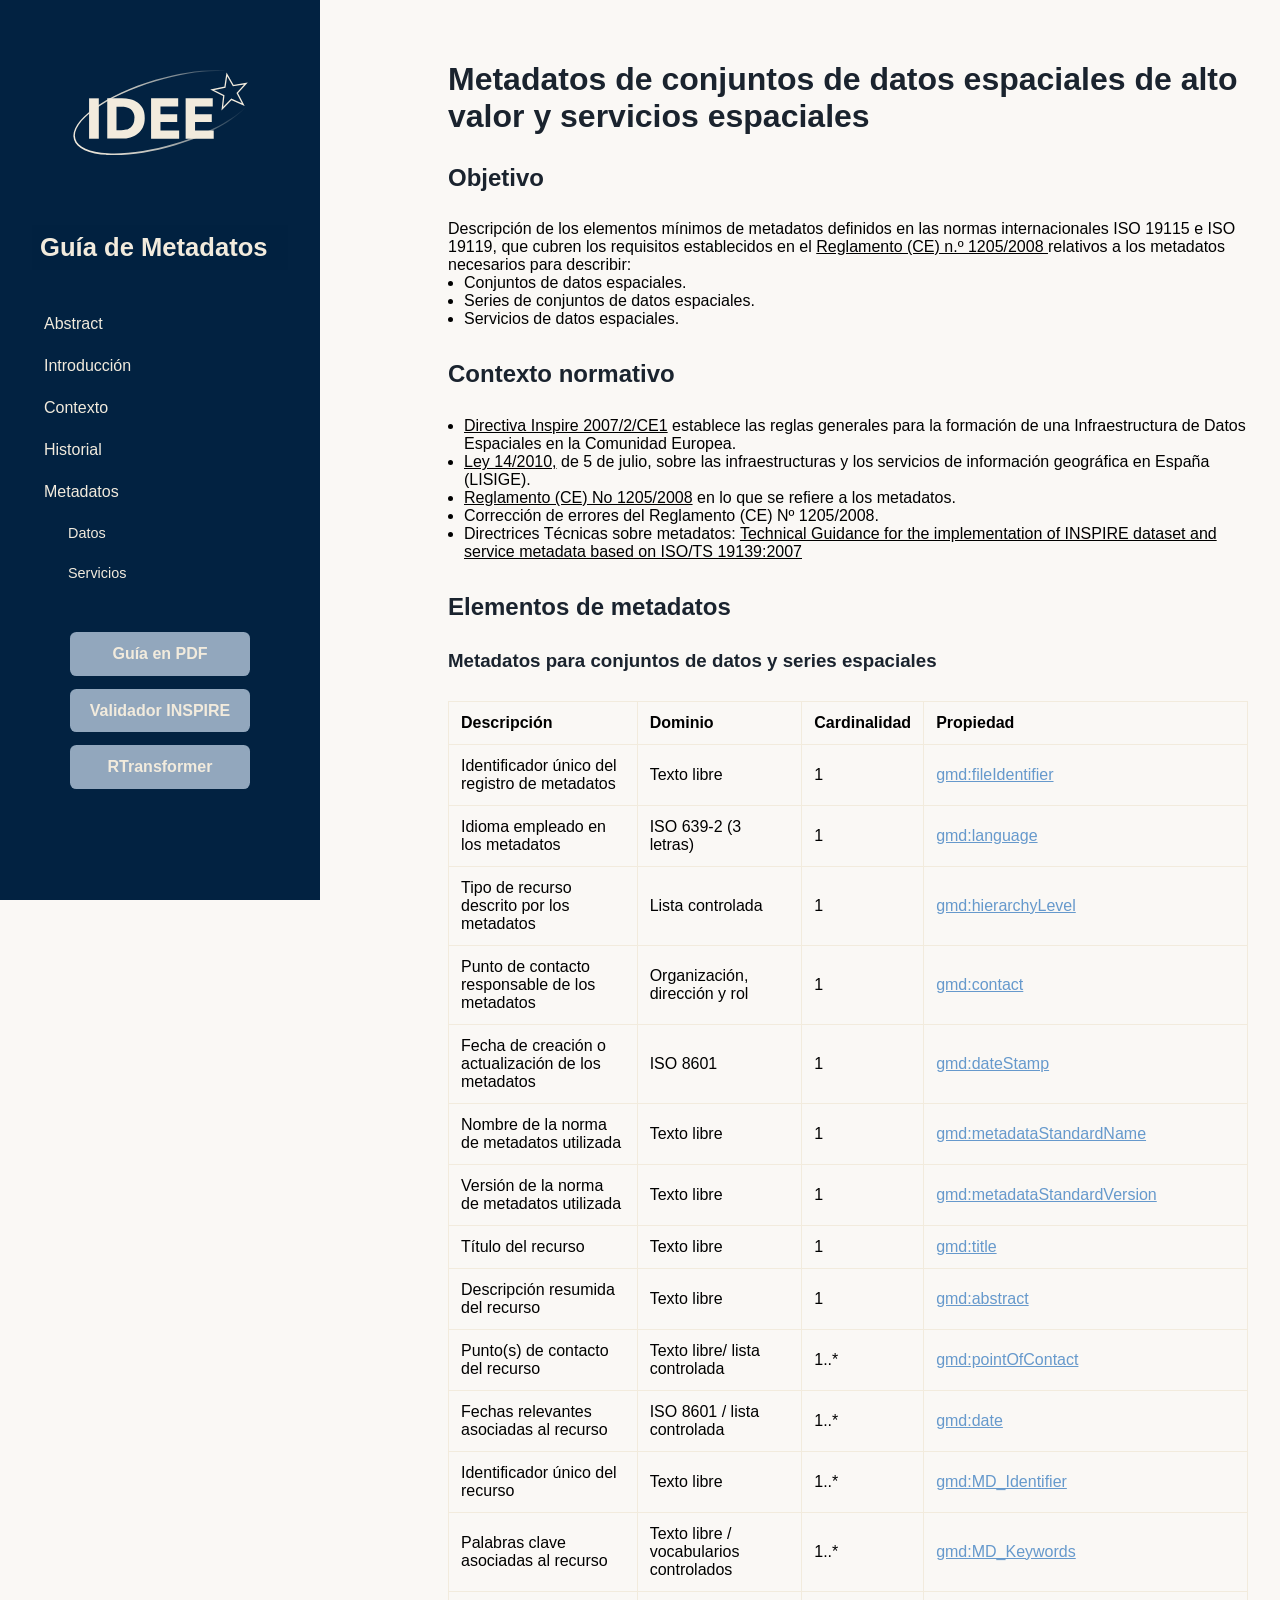
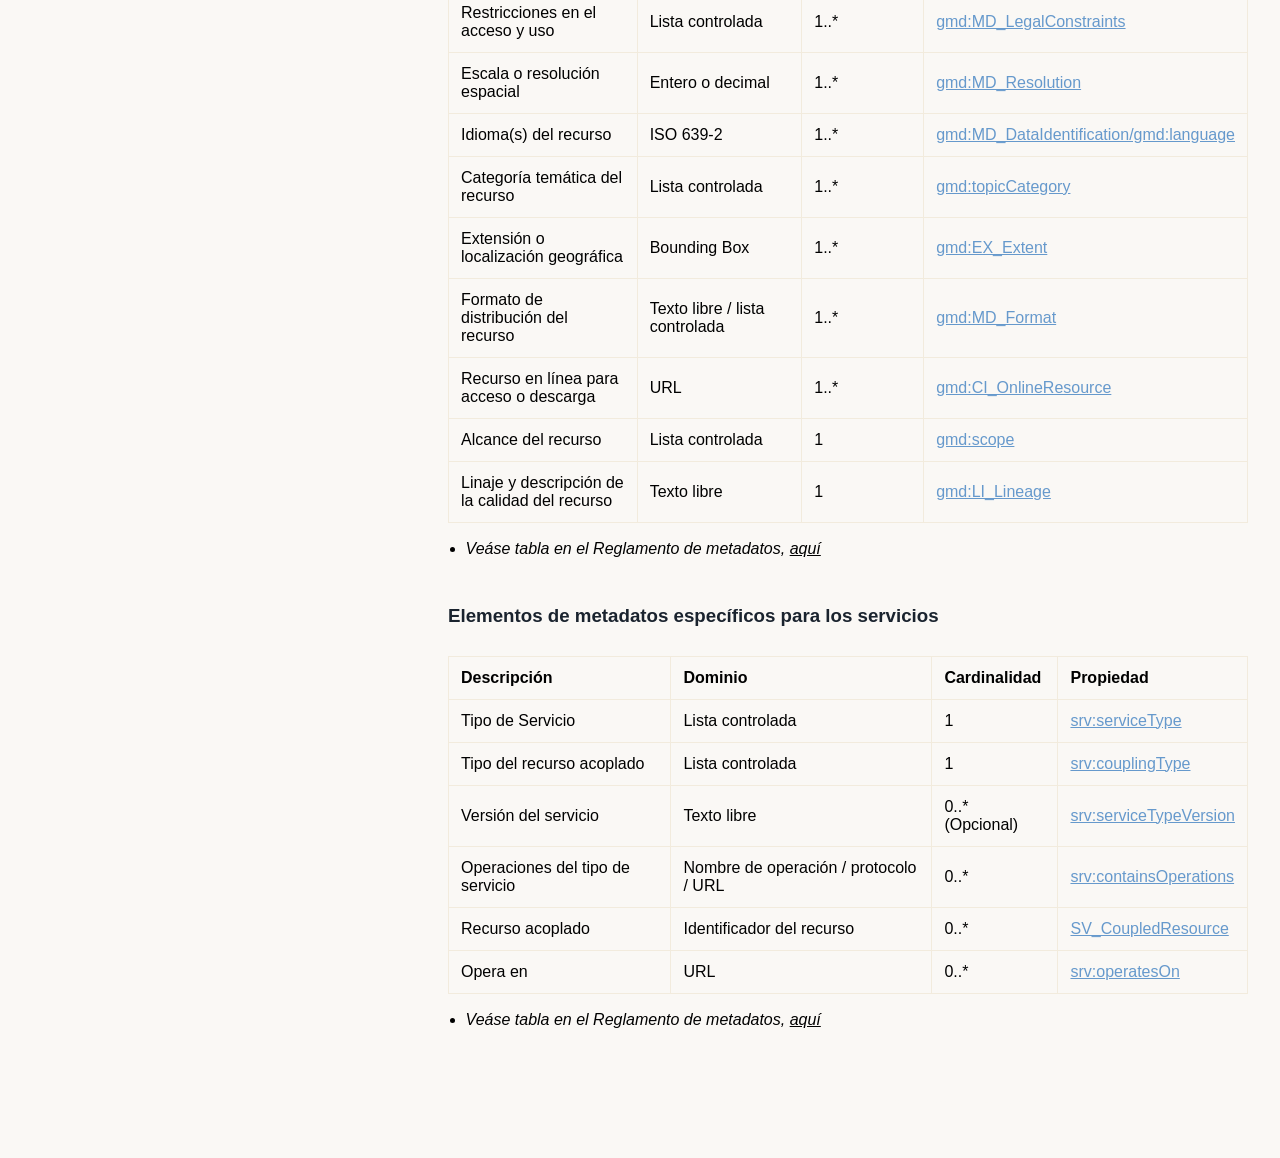
<file: index.html>
<!DOCTYPE html>
<html lang="es">
<head>
  <meta charset="UTF-8" />
  <meta name="viewport" content="width=device-width, initial-scale=1.0"/>
  <title>Guía de Metadatos</title>
  <link rel="stylesheet" href="css/styleMDGuia.css">
</head>
<body>

<aside>
  <div class="logo-container">
  	<img src="img/IDEE_logo.svg" alt="IDEE" class="logo-lateral">
  </div>
  <h2 class="MenuTlt">Guía de Metadatos</h2>
  <nav>
	<ul>
		<li><a href="#abstract">Abstract</a></li>
		<li><a href="#introduccion">Introducción</a></li>
		<li><a href="#contexto">Contexto</a></li>
		<li><a href="#historial">Historial</a></li>
		<li><a href="#metadatos">Metadatos</a>
			<ul>
				<li><a href="#DSSRV">Datos</a></li>
				<li><a href="#SRV">Servicios</a></li>
			</ul>
		</li>
	</ul>
  </nav>
  <div class="menu-buttons">
		<a class="menu-btn" href="doc/Guia_MD.pdf" target="_blank" rel="noopener noreferrer">Guía en PDF</a>
		<a class="menu-btn" href=http://validador.idee.es target="_blank" rel="noopener noreferrer">Validador INSPIRE</a>
		<a class="menu-btn" href=https://iso2geodcat.idee.es/rtransformer target="_blank" rel="noopener noreferrer">RTransformer</a>
  </div>
</aside>

<main>
  <h1>Metadatos de conjuntos de datos espaciales de alto valor y servicios espaciales</h1>

  <section id="abstract">
    <h2>Objetivo</h2>  
	<p>
	Descripción de los elementos mínimos de metadatos definidos en las normas internacionales ISO 19115 e ISO 19119, que cubren los requisitos establecidos en el
	<a href="https://eur-lex.europa.eu/LexUriServ/LexUriServ.do?uri=OJ:L:2008:326:0012:0030:ES:PDF" target="_blank">
		Reglamento (CE) n.º 1205/2008
	</a>
	relativos a los metadatos necesarios para describir:
	</p>
	
	<ul>
		<li>Conjuntos de datos espaciales.</li>
		<li>Series de conjuntos de datos espaciales.</li>
		<li>Servicios de datos espaciales.</li>
	</ul>
	
  </section>

  <section id="contexto">
    <h2>Contexto normativo</h2>
	<ul>
	  <li><a href="https://www.boe.es/doue/2007/108/L00001-00014.pdf" target="_blank">Directiva Inspire 2007/2/CE1</a> establece las reglas generales para la formación de una Infraestructura de Datos Espaciales en la Comunidad Europea.</li>
	  <li><a href="https://www.boe.es/eli/es/l/2010/07/05/14/dof/spa/pdf" target="_blank">Ley 14/2010,</a> de 5 de julio, sobre las infraestructuras y los servicios de información geográfica en España (LISIGE).</li>
	  <li><a href="https://eur-lex.europa.eu/LexUriServ/LexUriServ.do?uri=OJ:L:2008:326:0012:0030:ES:PDF" target="_blank">Reglamento (CE) No 1205/2008</a> en lo que se refiere a los metadatos.</li>
	  <li>Corrección de errores del Reglamento (CE) Nº 1205/2008.</li>
	  <li>Directrices Técnicas sobre metadatos: <a href="https://knowledge-base.inspire.ec.europa.eu/publications/technical-guidance-implementation-inspire-dataset-and-service-metadata-based-isots-191392007_en" target="_blank">Technical Guidance for the implementation of INSPIRE dataset and service metadata based on ISO/TS 19139:2007</a></li>
	</ul>
  </section>

  <section id="metadatos">
    <h2>Elementos de metadatos</h2>

    <h3 id="DSSRV">Metadatos para conjuntos de datos y series espaciales</h3>
    <table>
      <thead>
        <tr>
          <th>Descripción</th>
          <th>Dominio</th>
          <th>Cardinalidad</th>
          <th>Propiedad</th>
        </tr>
      </thead>
      <tbody>
	    <tr>
          <td>Identificador único del registro de metadatos</td>
          <td>Texto libre</td>
          <td>1</td>
		  <td><a class="prop-link" onclick="openModal('modalIdMD')">gmd:fileIdentifier</a></td>
        </tr>

		<tr>
          <td>Idioma empleado en los metadatos</td>
          <td>ISO 639-2 (3 letras)</td>
          <td>1</td>
		  <td><a class="prop-link" onclick="openModal('modalLangMD')">gmd:language</a></td>
          
        </tr>

		<tr>
		  <td>Tipo de recurso descrito por los metadatos</td>
          <td>Lista controlada</td>
          <td>1</td>
		  <td><a class="prop-link" onclick="openModal('modalHierarchy')">gmd:hierarchyLevel</a></td>
        </tr>

		<tr>
          <td>Punto de contacto responsable de los metadatos</td>
          <td>
			  <p>Organización, dirección y rol</p>
		  </td>
          <td>1</td>
		  <td><a class="prop-link" onclick="openModal('modalcontact')">gmd:contact</a></td>
        </tr>

		<tr>
		  <td>Fecha de creación o actualización de los metadatos</td>
          <td>ISO 8601</td>
          <td>1</td>
		  <td><a class="prop-link" onclick="openModal('modalFechaMD')">gmd:dateStamp</a></td>
        </tr>

		<tr>
          <td>Nombre de la norma de metadatos utilizada</td>
          <td>Texto libre</td>
          <td>1</td>
		  <td><a class="prop-link" onclick="openModal('modalNormaMD')">gmd:metadataStandardName</a></td>
        </tr>

		<tr>
          <td>Versión de la norma de metadatos utilizada</td>
          <td>Texto libre</td>
          <td>1</td>
		  <td><a class="prop-link" onclick="openModal('modalVersionMD')">gmd:metadataStandardVersion</a></td>
        </tr>

        <tr>
          <td>Título del recurso</td>
          <td>Texto libre</td>
          <td>1</td>
		  <td><a class="prop-link" onclick="openModal('modalTitle')">gmd:title</a></td>
        </tr>

        <tr>
          <td>Descripción resumida del recurso</td>
          <td>Texto libre</td>
          <td>1</td>
		  <td><a class="prop-link" onclick="openModal('modalDescription')">gmd:abstract</a></td>
        </tr>

		<tr>
          <td>Punto(s) de contacto del recurso</td>
          <td>Texto libre/ lista controlada</td>
          <td>1..*</td>
		  <td><a class="prop-link" onclick="openModal('modalpointOfContact')">gmd:pointOfContact</a></td>
        </tr>

		<tr>
          <td>Fechas relevantes asociadas al recurso</td>
          <td>ISO 8601 / lista controlada</td>
          <td>1..*</td>
		  <td><a class="prop-link" onclick="openModal('modalDate')">gmd:date</a></td>
        </tr>

		<tr>
          <td>Identificador único del recurso</td>
          <td>Texto libre</td>
          <td>1..*</td>
		  <td><a class="prop-link" onclick="openModal('modalID')">gmd:MD_Identifier</a></td>
        </tr>

		<tr>
          <td>Palabras clave asociadas al recurso</td>
          <td>Texto libre / vocabularios controlados</td>
          <td>1..*</td>
		  <td><a class="prop-link" onclick="openModal('modalkeyword')">gmd:MD_Keywords</a></td>
        </tr>

		<tr>
          <td>Restricciones en el acceso y uso</td>
          <td>Lista controlada</td>
          <td>1..*</td>
		  <td><a class="prop-link" onclick="openModal('modalRestrictions')">gmd:MD_LegalConstraints</a></td>
        </tr>

		<tr>
          <td>Escala o resolución espacial</td>
          <td>Entero o decimal</td>
          <td>1..*</td>
		  <td><a class="prop-link" onclick="openModal('modalResolution')">gmd:MD_Resolution</a></td>
        </tr>

		<tr>
          <td>Idioma(s) del recurso</td>
          <td>ISO 639-2</td>
          <td>1..*</td>
		  <td><a class="prop-link" onclick="openModal('modalLangData')">gmd:MD_DataIdentification/gmd:language</a></td>
        </tr>

		<tr>
		  <td>Categoría temática del recurso</td>
          <td>Lista controlada</td>
          <td>1..*</td>
          <td><a class="prop-link" onclick="openModal('modalTopic')">gmd:topicCategory</a></td>
        </tr>

		<tr>
          <td>Extensión o localización geográfica</td>
          <td>Bounding Box</td>
          <td>1..*</td>
		  <td><a class="prop-link" onclick="openModal('modalextent')">gmd:EX_Extent</a></td>
        </tr>

		<tr>
          <td>Formato de distribución del recurso</td>
		  <td>Texto libre / lista controlada</td>
          <td>1..*</td>
		  <td><a class="prop-link" onclick="openModal('modalFormat')">gmd:MD_Format</a></td>
        </tr>
		
		<tr>
		  <td>Recurso en línea para acceso o descarga</td>
          <td>URL</td>
          <td>1..*</td>
		  <td><a class="prop-link" onclick="openModal('modalonLine')">gmd:CI_OnlineResource</a></td>
        </tr>

		<tr>
		  <td>Alcance del recurso</td>
          <td>Lista controlada</td>
          <td>1</td>
          <td><a class="prop-link" onclick="openModal('modalscope')">gmd:scope</a></td>
        </tr>
		
		<tr>
          <td>Linaje y descripción de la calidad del recurso</td>
          <td>Texto libre</td>
          <td>1</td>
		  <td><a class="prop-link" onclick="openModal('modallinaje')">gmd:LI_Lineage</a></td>
        </tr>

      </tbody>
    </table>
	<ul class="MDtable">
	  <li><em>Veáse tabla en el Reglamento de metadatos, <a href="https://eur-lex.europa.eu/LexUriServ/LexUriServ.do?uri=OJ:L:2008:326:0012:0030:ES:PDF#page=8" target="_blank">aquí</a></em></li>
	</ul>
    
	<h3 id="SRV">Elementos de metadatos específicos para los servicios</h3>
    <table>
      <thead>
        <tr>
          <th>Descripción</th>
          <th>Dominio</th>
          <th>Cardinalidad</th>
		  <th>Propiedad</th>
        </tr>
      </thead>
      <tbody>
        <tr>
		  <td>Tipo de Servicio</td>
          <td>Lista controlada</td>
          <td>1</td>
          <td><a class="prop-link" onclick="openModal('modalServiceType')">srv:serviceType</a></td>
        </tr>

		<tr>
		  <td>Tipo del recurso acoplado</td>
          <td>Lista controlada</td>
          <td>1</td>
		  <td><a class="prop-link" onclick="openModal('modalCouplingType')">srv:couplingType</a></td>
        </tr>

		<tr>
          <td>Versión del servicio</td>
          <td>Texto libre</td>
          <td>0..* (Opcional)</td>
		  <td><a class="prop-link" onclick="openModal('modalServiceVersion')">srv:serviceTypeVersion</a></td>
        </tr>

		<tr>
          <td>Operaciones del tipo de servicio</td>
		  <td>Nombre de operación / protocolo / URL</td>
          <td>0..*</td>
		  <td><a class="prop-link" onclick="openModal('modalOperations')">srv:containsOperations</a></td>
        </tr>

        <tr>
          <td>Recurso acoplado</td>
          <td>Identificador del recurso</td>
          <td>0..*</td>
		  <td><a class="prop-link" onclick="openModal('modalCoupling')">SV_CoupledResource</a></td>
        </tr>

		<tr>
          <td>Opera en</td>
          <td>URL</td>
          <td>0..*</td>
		  <td><a class="prop-link" onclick="openModal('modalOperaOn')">srv:operatesOn</a></td>
        </tr>

      </tbody>
    </table>
	<ul class="MDtable">
	  <li><em>Veáse tabla en el Reglamento de metadatos, <a href="https://eur-lex.europa.eu/LexUriServ/LexUriServ.do?uri=OJ:L:2008:326:0012:0030:ES:PDF#page=9" target="_blank">aquí</em></a></li>
	</ul>
  </section>

  <footer>
    <p>CC-BY 4.0 2025 O.A. Centro Nacional de Información Geográfica</p>
  </footer>
</main>

<!-- Modales -->

<div id="modalIdMD" class="modal">
  <div class="modal-content">
    <span class="close" onclick="closeModal('modalIdMD')">&times;</span>
    <h2>Identificador del fichero de metadatos</h2>
	<p><strong>Ruta: </strong>gmd:MD_Metadata/gmd:fileIdentifier</p>
    <p><strong>Descripción: </strong>Identificador único del fichero de metadatos.
		<tr>
			<td>Es un texto libre.</td>
			<td>La unicidad puede completarse:
				<p>Utilizando el Identificador Único Universal (UUID) que se presenta en 5 grupos separados por guiones, en la forma 8-4-4-4-12 para un total de 36 caracteres (32 caracteres hexadecimales y 4 guiones), xxxxxxxx-xxxx-Mxxx-Nxxx-xxxxxxxx. e.g: 123e4567-e89b-12d3-a456-426655440000.</p>
				<p>GeoNetwork asigna por defecto un UUID al elemento fileIdentifier.</p>
				<p>En el caso de crear los metadatos con otra herramienta o de forma manual se incluye los identificadores de los ficheros manualmente y suele seguir el siguiente criterio: country_producer_product_theme</p>
			</td>
			<td>Nota: No usar el identificador para describir el recurso, no es necesario incluir fechas.</td>
		</tr>
	</p>
    <p><strong>Ejemplo:</strong>
		<pre><code class="ejemplos">
&lt;gmd:fileIdentifier&gt;
	&lt;gco:CharacterString>spaignLLM&lt;/gco:CharacterString&gt;
&lt;gmd:fileIdentifier&gt;
		</code></pre>
	</p>
  </div>
</div>

<div id="modalLangMD" class="modal">
  <div class="modal-content">
    <span class="close" onclick="closeModal('modalLangMD')">&times;</span>
    <h2>gmd:language</h2>
	<p><strong>Ruta: </strong>gmd:MD_Metadata/gmd:language</p>
    <p><strong>Descripción: Idioma del fichero de metadatos.</strong>
		<tr>
			<p>Lista controlada de la ISO 639.</p>
			<p>Un fichero de metadatos no puede soportar más de un elemento de idioma de los metadatos, para la declaración de otros idiomas de metadatos se utiliza <i>locale</i>.
			</p>
		</tr>
	</p>
    <p><strong>Ejemplo:</strong>«español» se seleccionaría «spa»</p>
	<div class="modal-example">
			<pre><code class="ejemplos">
&lt;gmd:language&gt;
	&lt;gmd:LanguageCode codeList="http://www.loc.gov/standards/iso639-2/" codeListValue="spa">Español&lt;/gmd:LanguageCode&gt;
&lt;/gmd:language&gt;
			</code></pre>
	</div>
  </div>
</div>
<div id="modalUTF" class="modal">
  <div class="modal-content">
    <span class="close" onclick="closeModal('modalUTF')">&times;</span>
    <h2>gmd:characterSet</h2>
	<p><strong>Ruta: </strong>gmd:MD_metadata/gmd:identificationInfo/gmd:MD_DataIdentification/gmd:characterSet</p>
    <p><strong>Descripción: Codificación de caracteres utilizada en el conjunto de datos.</strong>
		<tr>
			<p>Lista controlada de la ISO 639.</p>
			<p>Obligatorio si se utiliza una codificación no basada en UTF-8.
			</p>
			<p>Se selecciona un valor de la siguiente lista: https://standards.iso.org/iso/19139/resources/gmxCodelists.xml#MD_CharacterSetCode</p>
		</tr>
	</p>
    <p><strong>Ejemplo:</strong>
		<pre><code class="ejemplos">
&lt;gmd:characterSet&gt;
	&lt;gmd:MD_CharacterSetCode codeList="https://standards.iso.org/iso/19139/resources/gmxCodelists.xml#MD_CharacterSetCode" codeListValue="utf8"/&gt;
&lt;/gmd:characterSet&gt;
		</code></pre>
	</p>
  </div>
</div>
<div id="modalHierarchy" class="modal">
  <div class="modal-content">
    <span class="close" onclick="closeModal('modalHierarchy')">&times;</span>
    <h2>gmd:hierarchyLevel</h2>
	<p><strong>Ruta: </strong>gmd:MD_Metadata/gmd:hierarchyLevel</p>
    <p><strong>Descripción: Tipo de recurso</strong>
		<tr>
			<p>Lista controlada https://standards.iso.org/iso/19115/resources/Codelists/cat/codelists.xml#MD_ScopeCode</p>
			<p>Nota: se revisa el valor de la lista controlada no el texto libre.</p>
		</tr>
	</p>
    <p><strong>Ejemplo:</strong>
		<pre><code class="ejemplos">
&lt;gmd:hierarchyLevel&gt;
	&lt;gmd:MD_ScopeCode codeList="http://standards.iso.org/iso/19139/resources/gmxCodelists.xml#MD_ScopeCode" codeListValue="dataset"&gt;Conjunto de datos&lt;/gmd:MD_ScopeCode&gt;
&lt;/gmd:hierarchyLevel&gt;
		</code></pre>
	</p>
  </div>
</div>
<div id="modalcontact" class="modal">
  <div class="modal-content">
    <span class="close" onclick="closeModal('modalcontact')">&times;</span>
    <h2>gmd:contact</h2>
	<p><strong>Ruta: </strong>gmd:MD_Metadata/gmd:contact</p>
    <p><strong>Descripción: Organización responsable de la creación y el mantenimiento de los metadatos.</strong>
		<tr>
			<p>Mínima información:
				<li> Nombre de la organización (gmd:organisationName): texto libre.</li>
				<li> Dirección de correo electrónico de contacto (gmd:contactInfo/gmd:address): texto libre.</li>
				<li> Función (gmd:role/CI_RoleCode): lista controlada https://standards.iso.org/iso/19115/resources/Codelists/cat/codelists.xml#CI_RoleCode.</li>
			</p>
			<p>Nota: Se revisa el valor de la lista controlada no el texto libre.En INSPIRE obligatorio rol "Punto de Contacto"</p>
			<p>Nota: En INSPIRE obligatorio rol "Punto de Contacto".</p>
		</tr>
	</p>
    <p><strong>Ejemplo:</strong>
			<pre><code class="ejemplos">
&lt;gmd:contact&gt;
	&lt;gmd:CI_ResponsibleParty&gt;
		&lt;gmd:organisationName&gt;
			&lt;gco:CharacterString&gt;Nombre Organización&lt;/gco:CharacterString&gt;
		&lt;/gmd:organisationName&gt;
		&lt;gmd:contactInfo&gt;
			&lt;gmd:CI_Contact&gt;
				&lt;gmd:address&gt;
					&lt;gmd:CI_Address&gt;
						&lt;gmd:electronicMailAddress&gt;
							&lt;gco:CharacterString&gt;organizacion@contacto.es&lt;/gco:CharacterString&gt;
						&lt;/gmd:electronicMailAddress&gt;
					&lt;/gmd:CI_Address&gt;
				&lt;/gmd:address&gt;
			&lt;/gmd:CI_Contact&gt;
		&lt;/gmd:contactInfo&gt;
		&lt;gmd:role&gt;
			&lt;gmd:CI_RoleCode codeList="https://standards.iso.org/iso/19139/resources/gmxCodelists.xml#CI_RoleCode" codeListValue="pointOfContact"/&gt;
		&lt;/gmd:role&gt;
	&lt;/gmd:CI_ResponsibleParty&gt;
&lt;/gmd:contact&gt;
		</code></pre>
	</p>
  </div>
</div>
<div id="modalFechaMD" class="modal">
  <div class="modal-content">
    <span class="close" onclick="closeModal('modalFechaMD')">&times;</span>
    <h2>gmd:dateStamp</h2>
	<p><strong>Ruta: </strong>gmd:MD_Metadata/gmd:dateStamp</p>
    <p><strong>Descripción: Fecha de los metadatos.</strong>
		<tr>
			<p>Especifica cuándo se creó o actualizó el registro de metadatos.</p>
			<p>Conforme anorma ISO 8601 (año-mes-día).</p>
		</tr>
	</p>
    <p><strong>Ejemplo:</strong>
		<pre><code class="ejemplos">
&lt;gmd:dateStamp&gt;
	&lt;gco:Date&gt;2025-11-21&lt;/gco:Date&gt;
&lt;/gmd:dateStamp&gt;
		</code></pre>
	</p>
  </div>
</div>
<div id="modalNormaMD" class="modal">
  <div class="modal-content">
    <span class="close" onclick="closeModal('modalNormaMD')">&times;</span>
    <h2>gmd:metadataStandardName</h2>
	<p><strong>Ruta: </strong>gmd:MD_Metadata/gmd:metadataStandardName</p>
    <p><strong>Descripción: Nombre de la norma de metadatos, incluido el nombre del perfil.</strong>
		<tr>
			<p>En Europa es oficial el reglamento de Metadatos que es un perfil de la ISO 19115, cuyo esquema de metadatos es la ISO 19139.</p>
			<p>Se puede usar la ISO 19115-1 y 19115-3 para los casos no regulados por INSPIRE.</p>
		</tr>
	</p>
    <p><strong>Ejemplo:</strong>
		<pre><code class="ejemplos">
&lt;gmd:metadataStandardName&gt;
	&lt;gco:CharacterString&gt;Reglamento (CE) Nº 1205/2008 de INSPIRE&lt;/gco:CharacterString&gt;
&lt;/gmd:metadataStandardName&gt;
		</code></pre>
	</p>
  </div>
</div>
<div id="modalVersionMD" class="modal">
  <div class="modal-content">
    <span class="close" onclick="closeModal('modalVersionMD')">&times;</span>
    <h2>gmd:metadataStandardVersion</h2>
	<p><strong>Ruta: </strong>gmd:MD_Metadata/gmd:metadataStandardVersion</p>
    <p><strong>Descripción: Versión de la norma de metadatos.</strong>
		<tr>
			<p>El CNIG usa TG 2.0 que indica la última versión de Techical Guidelines de INSPIRE.</p>
		</tr>
	</p>
    <p><strong>Ejemplo:</strong>
		<pre><code class="ejemplos">
&lt;gmd:metadataStandardVersion&gt;
	&lt;gco:CharacterString&gt;TG 2.0&lt;/gco:CharacterString&gt;
&lt;/gmd:metadataStandardVersion&gt;
		</code></pre>
	</p>
  </div>
</div>
<div id="modalTitle" class="modal">
  <div class="modal-content">
    <span class="close" onclick="closeModal('modalTitle')">&times;</span>
    <h2>gmd:title</h2>
	<p><strong>Ruta: </strong>MD_metadata/gmd:identificationInfo/gmd:MD_DataIdentification/gmd:citation/gmd:CI_Citation/gmd:title</p>
    <p><strong>Descripción: Título del recurso.</strong>
		<tr>
			<p>Debe ser conciso y comprensible.</p>
			<p>Recomendación: <i>Nombre del conjunto de datos + ámbito espacial + resolución</i></p>
		</tr>
	</p>
    <p><strong>Ejemplo:</strong>
		<pre><code class="ejemplos">
&lt;gmd:title&gt;
	&lt;gco:CharacterString&gt;Divisiones Administrativas de España&lt;/gco:CharacterString&gt;
&lt;/gmd:title&gt;
		</code></pre>
	</p>
  </div>
</div>

<div id="modalDescription" class="modal">
  <div class="modal-content">
    <span class="close" onclick="closeModal('modalDescription')">&times;</span>
    <h2>gmd:abstract</h2>
    <p><strong>Ruta: </strong>MD_metadata/gmd:identificationInfo/gmd:MD_DataIdentification/gmd:abstract</p>
    <p><strong>Descripción: Resumen del recurso.</strong>
		<tr>
			<p>Es breve resumen con los detalles más importantes que resumen los datos o el servicio.</p>
			<p>Los detalles más importantes de la descripción deben resumirse en la primera frase o en los primeros 256 caracteres.</p>
		</tr>
	</p>
    <p><strong>Ejemplo:</strong>
		<pre><code class="ejemplos">
&lt;gmd:abstract&gt;
	&lt;gco:CharacterString&gt;
		Elementos de hidrografía de Asturias compuesto de aguas físicas, tanto naturales como artificiales (cuencas hidrográficas, cursos de agua, lagos, lagunas y embalses, así como algunas construcciones asociadas a la red hidrográfica y puntos de interés hídrico (construcciones hidrográficas)).
	&lt;/gco:CharacterString&gt;
&lt;/gmd:abstract&gt;
		</code></pre>
	</p>
  </div>
</div>
<div id="modalpointOfContact" class="modal">
  <div class="modal-content">
    <span class="close" onclick="closeModal('modalpointOfContact')">&times;</span>
    <h2>gmd:contact</h2>
	<p><strong>Ruta: </strong>MD_metadata/gmd:identificationInfo/gmd:MD_DataIdentification/gmd:pointOfContact/gmd:CI_ResponsibleParty</p>
    <p><strong>Descripción: Organización responsable del recurso.</strong>
		<tr>
			<p>Mínima información:
				<p>- Nombre de la organización (gmd:organisationName): texto libre.</p>
				<p>- Dirección de correo electrónico de contacto (gmd:contactInfo/gmd:address): texto libre.</p>
				<p>- Función de la organización (gmd:role/CI_RoleCode): lista controlada https://standards.iso.org/iso/19115/resources/Codelists/cat/codelists.xml#CI_RoleCode.</p>
			</p>
			<p>Puede haber varias organizaciones responsables del recurso con diferentes roles.</p>
		</tr>
	</p>
    <p><strong>Ejemplo:</strong>
		<pre><code class="ejemplos">
&lt;gmd:pointOfContact&gt;
	&lt;gmd:CI_ResponsibleParty&gt;
		&lt;gmd:organisationName&gt;
			&lt;gco:CharacterString&gt;Nombre Organización&lt;/gco:CharacterString&gt;
		&lt;/gmd:organisationName&gt;
		&lt;gmd:contactInfo&gt;
			&lt;gmd:CI_Contact&gt;
				&lt;gmd:address&gt;
					&lt;gmd:CI_Address&gt;
						&lt;gmd:electronicMailAddress&gt;
							&lt;gco:CharacterString&gt;organizacion@contacto.es&lt;/gco:CharacterString&gt;
						&lt;/gmd:electronicMailAddress&gt;
					&lt;/gmd:CI_Address&gt;
				&lt;/gmd:address&gt;
			&lt;/gmd:CI_Contact&gt;
		&lt;/gmd:contactInfo&gt;
		&lt;gmd:role&gt;
			&lt;gmd:CI_RoleCode 
				codeList="https://standards.iso.org/iso/19139/resources/gmxCodelists.xml#CI_RoleCode"
				codeListValue="pointOfContact"/&gt;
		&lt;/gmd:role&gt;
	&lt;/gmd:CI_ResponsibleParty&gt;
&lt;/gmd:pointOfContact&gt;
		</code></pre>
	</p>
  </div>
</div>
<div id="modalDate" class="modal">
  <div class="modal-content">
    <span class="close" onclick="closeModal('modalDate')">&times;</span>
    <h2>gmd:date</h2>
    <p><strong>Ruta: </strong>MD_metadata/gmd:identificationInfo/gmd:MD_DataIdentification/gmd:citation/gmd:CI_Citation/gmd:date</p>
    <p><strong>Descripción:Referencias temporales</strong>
		<tr>
			<p>Mínimo alguna de estas:</p>
				<p> - Extensión temporal del recurso descrito</p>
				<p> - Fecha de publicación del recurso</p>
				<p> - Fecha de la última revisión del recurso</p>
				<p> - Fecha de creación del recurso</p>
			<p>Formato de la norma ISO 8601 (año-mes-día/hora) y lista controlada http://standards.iso.org/iso/19139/resources/gmxCodelists.xml#CI_DateTypeCode para las fechas de publicación, creación y revisión</p>
		</tr>
	</p>
    <p><strong>Ejemplo:</strong>
		<pre><code class="ejemplos">
&lt;gmd:date&gt;
	&lt;gmd:CI_Date&gt;
		&lt;gmd:date&gt;
			&lt;gco:Date&gt;2012-01-01&lt;/gco:Date&gt;
		&lt;/gmd:date&gt;
		&lt;gmd:dateType&gt;
			&lt;gmd:CI_DateTypeCode 
				codeList="http://standards.iso.org/iso/19139/resources/gmxCodelists.xml#CI_DateTypeCode"
				codeListValue="creation"/&gt;
		&lt;/gmd:dateType&gt;
	&lt;/gmd:CI_Date&gt;
&lt;/gmd:date&gt;
		</code></pre>
	</p>
  </div>
</div>
<div id="modalID" class="modal">
  <div class="modal-content">
    <span class="close" onclick="closeModal('modalID')">&times;</span>
    <h2>gmd:MD_Identifier</h2>
    <p><strong>Ruta: </strong>MD_metadata/gmd:identificationInfo/gmd:MD_DataIdentification/gmd:citation/gmd:CI_Citation/gmd:identifier/gmd:MD_Identifier</p>
    <p><strong>Descripción: Identificador del recurso</strong>
		<tr>
			<p>Debe contener los siguientes elementos:
				<p>- Code (código del recurso): texto libre.</p>
				<p>- CodeSpace: (código del espacio de nombres): texto libre.</p>
			</p>
			<p>Nota: INSPIRE recomienda no incluir en el espacio de nombres “CodeSpace” siglas y no incluir una URL o URI.</p>
		</tr>
	</p>
    <p><strong>Ejemplo:</strong>
		<pre><code class="ejemplos">
&lt;gmd:identifier&gt;
	&lt;gmd:MD_Identifier&gt;
		&lt;gmd:code&gt;
			&lt;gco:CharacterString&gt;BDLJE&lt;/gco:CharacterString&gt;
		&lt;/gmd:code&gt;
		&lt;gmd:codeSpace&gt;
			&lt;gco:CharacterString&gt;IGN&lt;/gco:CharacterString&gt;
		&lt;/gmd:codeSpace&gt;
	&lt;/gmd:MD_Identifier&gt;
&lt;/gmd:identifier&gt;
		</code></pre>
	</p>
  </div>
</div>
<div id="modalkeyword" class="modal">
  <div class="modal-content">
    <span class="close" onclick="closeModal('modalkeyword')">&times;</span>
    <h2>gmd:MD_Keywords</h2>
    <p><strong>Ruta: </strong>MD_metadata/gmd:identificationInfo/gmd:MD_DataIdentification/gmd:descriptiveKeywords/gmd:MD_Keywords</p>
    <p><strong>Descripción: Palabras clave</strong>
		<tr>
			<p>Palabras o frases que describen el recurso para que se indexe y pueda ser buscado.</p>
			<p>Vocabularios controlados, son obligatorias estas 4 listas si aplica en función del recurso:
				<p>- Tema INSPIRE: Lista controlada http://inspire.ec.europa.eu/theme</p>
				<p>- Conjuntos de datos prioritarios: Lista controlada http://inspire.ec.europa.eu/metadata-codelist/PriorityDataset</p>
				<p>- Ámbito espacial: Lista controlada http://inspire.ec.europa.eu/metadata-codelist/SpatialScope</p>
				<p>- Datos de Alto Valor: Lista controlada http://data.europa.eu/eli/reg_impl/2023/138/oj</p>
			</p>
		</tr>
	</p>
    <p><strong>Ejemplo:</strong>
		<pre><code class="ejemplos">
&lt;gmd:descriptiveKeywords&gt;
	&lt;gmd:MD_Keywords&gt;
		&lt;gmd:keyword&gt;
			&lt;gmx:Anchor xlink:href="http://inspire.ec.europa.eu/theme/au"&gt;Unidades administrativas&lt;/gmx:Anchor&gt;
		&lt;/gmd:keyword&gt;
		&lt;gmd:thesaurusName&gt;
			&lt;gmd:CI_Citation&gt;
				&lt;gmd:title&gt;
					&lt;gmx:Anchor xlink:href="https://www.eionet.europa.eu/gemet/inspire_themes"&gt;GEMET - INSPIRE themes, version 1.0&lt;/gmx:Anchor&gt;
				&lt;/gmd:title&gt;
				&lt;gmd:date&gt;
					&lt;gmd:CI_Date&gt;
						&lt;gmd:date&gt;
							&lt;gco:Date&gt;2008-06-01&lt;/gco:Date&gt;
						&lt;/gmd:date&gt;
						&lt;gmd:dateType&gt;
							&lt;gmd:CI_DateTypeCode codeList="http://standards.iso.org/iso/19139/resources/gmxCodelists.xml#CI_DateTypeCode"
													codeListValue="publication"&gt;publication&lt;/gmd:CI_DateTypeCode&gt;
						&lt;/gmd:dateType&gt;
					&lt;/gmd:CI_Date&gt;
				&lt;/gmd:date&gt;
			&lt;/gmd:CI_Citation&gt;
		&lt;/gmd:thesaurusName&gt;
	&lt;/gmd:MD_Keywords&gt;
&lt;/gmd:descriptiveKeywords&gt;
		</code></pre>
	</p>
  </div>
</div>
<div id="modalRestrictions" class="modal">
  <div class="modal-content">
    <span class="close" onclick="closeModal('modalRestrictions')">&times;</span>
    <h2>gmd:MD_LegalConstraints</h2>
    <p><strong>Ruta: </strong>MD_metadata/gmd:identificationInfo/gmd:MD_DataIdentification/gmd:resourceConstraints/gmd:MD_LegalConstraints</p>
    <p><strong>Descripción: Restricciones en el acceso y uso del recurso.</strong>
		<tr>
				<p>- Restricciones de acceso (gmd:accessConstraints): Restricciones de acceso aplicadas para asegurar la protección de la privacidad o de la propiedad intelectual y cualquier restricción o limitación especial para obtener el recurso o los metadatos.</p>
				<p>- Restricciones de uso (gmd:useConstraints): Restricciones aplicadas para asegurar la protección de la privacidad o de la propiedad intelectual y cualquier restricción, limitación o advertencia especial para utilizar el recurso o los metadatos</p>
		</tr>
	</p>
    <p><strong>Ejemplo:</strong>
		<pre><code class="ejemplos">
&lt;gmd:resourceConstraints&gt;
	&lt;gmd:MD_LegalConstraints&gt;
		&lt;gmd:accessConstraints&gt;
			&lt;gmd:MD_RestrictionCode codeList="http://standards.iso.org/iso/19139/resources/gmxCodelists.xml#MD_RestrictionCode"
										codeListValue="otherRestrictions"/&gt;
		&lt;/gmd:accessConstraints&gt;
		&lt;gmd:otherConstraints&gt;
			&lt;gmx:Anchor xlink:href="http://inspire.ec.europa.eu/metadata-codelist/LimitationsOnPublicAccess/noLimitations"&gt;Sin limitaciones al acceso público.&lt;/gmx:Anchor&gt;
		&lt;/gmd:otherConstraints&gt;
	&lt;/gmd:MD_LegalConstraints&gt;
&lt;/gmd:resourceConstraints&gt;
&lt;gmd:resourceConstraints&gt;
	&lt;gmd:MD_LegalConstraints&gt;
		&lt;gmd:useConstraints&gt;
			&lt;gmd:MD_RestrictionCode codeList="http://standards.iso.org/iso/19139/resources/gmxCodelists.xml#MD_RestrictionCode"
										codeListValue="otherRestrictions"/&gt;
		&lt;/gmd:useConstraints&gt;
		&lt;gmd:otherConstraints&gt;
			&lt;gmx:Anchor xlink:href="http://inspire.ec.europa.eu/metadata-codelist/ConditionsApplyingToAccessAndUse/noConditionsApply"&gt;No se aplican condiciones de acceso y uso.&lt;/gmx:Anchor&gt;
		&lt;/gmd:otherConstraints&gt;
		&lt;gmd:otherConstraints&gt;
			&lt;gmx:Anchor xlink:href="https://creativecommons.org/licenses/by/4.0/"&gt;CC-BY 4.0&lt;/gmx:Anchor&gt;
		&lt;/gmd:otherConstraints&gt;
	&lt;/gmd:MD_LegalConstraints&gt;
&lt;/gmd:resourceConstraints&gt;
		</code></pre>
	</p>
  </div>
</div>
<div id="modalResolution" class="modal">
  <div class="modal-content">
    <span class="close" onclick="closeModal('modalResolution')">&times;</span>
    <h2>gmd:MD_Resolution</h2>
    <p><strong>Ruta: </strong>MD_metadata/gmd:identificationInfo/gmd:MD_DataIdentification/gmd:spatialResolution/gmd:MD_Resolution</p>
    <p><strong>Descripción: Resolución espacial</strong>
		<tr>
			<p>La escala nominal y/o la resolución espacial del recurso.</p>
		</tr>
	</p>
    <p><strong>Ejemplo de escala:</strong>
		<pre><code class="ejemplos">
&lt;gmd:spatialResolution&gt;
	&lt;gmd:MD_Resolution&gt;
		&lt;gmd:equivalentScale&gt;
			&lt;gmd:MD_RepresentativeFraction&gt;
				&lt;gmd:denominator&gt;
					&lt;gco:Integer&gt;25000&lt;/gco:Integer&gt;
				&lt;/gmd:denominator&gt;
			&lt;/gmd:MD_RepresentativeFraction&gt;
		&lt;/gmd:equivalentScale&gt;
	&lt;/gmd:MD_Resolution&gt;
&lt;/gmd:spatialResolution&gt;
		</code></pre>
	</p>
	<p><strong>Ejemplo de resolución:</strong>
		<pre><code class="ejemplos">
&lt;gmd:spatialResolution&gt;
	&lt;gmd:MD_Resolution&gt;
		&lt;gmd:distance&gt;	
			&lt;gco:Distance uom="metros"&gt;0.25&lt;/gco:Distance&gt;
		&lt;/gmd:distance&gt;
	&lt;/gmd:MD_Resolution&gt;
&lt;/gmd:spatialResolution&gt;
		</code></pre>
	</p>
  </div>
</div>
<div id="modalLangData" class="modal">
  <div class="modal-content">
    <span class="close" onclick="closeModal('modalLangData')">&times;</span>
    <h2>gmd:MD_DataIdentification/gmd:language</h2>
    <p><strong>Ruta: </strong>MD_metadata/gmd:identificationInfo/gmd:MD_DataIdentification/gmd:language/gmd:LanguageCode</p>
    <p><strong>Descripción: Idioma del recurso</strong>
		<tr>
			<p>El idioma y conjunto de caracteres que se utiliza en el recurso, es decir en el producto o en el servicio.</p>
			<p>Lista controlada de la ISO 639.</p>
		</tr>
	</p>
    <p><strong>Ejemplo:</strong>
		<pre><code class="ejemplos">
&lt;gmd:language&gt;
	&lt;gmd:LanguageCode codeList="http://www.loc.gov/standards/iso639-2/" codeListValue="spa"&gt;Español&lt;/gmd:LanguageCode&gt;
&lt;/gmd:language&gt;
		</code></pre>
	</p>
  </div>
</div>
<div id="modalTopic" class="modal">
  <div class="modal-content">
    <span class="close" onclick="closeModal('modalTopic')">&times;</span>
    <h2>gmd:topicCategory</h2>
    <p><strong>Ruta: </strong>MD_metadata/gmd:identificationInfo/gmd:MD_DataIdentification/gmd:topicCategory/gmd:MD_TopicCategoryCode</p>
    <p><strong>Descripción: Categoría del tema del recurso</strong>
		<tr>
			<p>Temas del registro INSPIRE: https://inspire.ec.europa.eu/metadata-codelist/TopicCategory</p>
			<p>Nota: este elemento no se traduce</p>
		</tr>
	</p>
    <p><strong>Ejemplo:</strong>
		<pre><code class="ejemplos">
&lt;gmd:topicCategory&gt;
	&lt;gmd:MD_TopicCategoryCode&gt;boundaries&lt;/gmd:MD_TopicCategoryCode&gt;
&lt;/gmd:topicCategory&gt;
		</code></pre>
	</p>
  </div>
</div>
<div id="modalextent" class="modal">
  <div class="modal-content">
    <span class="close" onclick="closeModal('modalextent')">&times;</span>
    <h2>gmd:EX_Extent</h2>
    <p><strong>Ruta: </strong>MD_metadata/gmd:identificationInfo/gmd:MD_DataIdentification/gmd:extent/gmd:EX_Extent</p>
    <p><strong>Descripción: Localización geográfica</strong>
		<tr>
			<p>Es la extensión del recurso en el espacio geográfico, dada como por un marco geográfico envolvente (BBOX). El cuadro delimitador se expresará con las longitudes hacia el oeste y el este, y las latitudes hacia el sur y el norte en grados decimales, con una precisión de al menos dos decimales.</p>
			<p>Es posible añadir una despcripción de la localización geográfica.</p>
		</tr>
	</p>
    <p><strong>Ejemplo:</strong>
		<pre><code class="ejemplos">
&lt;gmd:extent&gt;
	&lt;gmd:EX_Extent&gt;
		&lt;gmd:description&gt;
			&lt;gco:CharacterString&gt;Península Ibérica, Illes Balears, Canarias, Ceuta y Melilla&lt;/gco:CharacterString&gt;
		&lt;/gmd:description&gt;
		&lt;gmd:geographicElement&gt;
			&lt;gmd:EX_GeographicBoundingBox&gt;
				&lt;gmd:westBoundLongitude&gt;
					&lt;gco:Decimal&gt;-19.00&lt;/gco:Decimal&gt;
				&lt;/gmd:westBoundLongitude&gt;
				&lt;gmd:eastBoundLongitude&gt;
					&lt;gco:Decimal&gt;4.30&lt;/gco:Decimal&gt;
				&lt;/gmd:eastBoundLongitude&gt;
				&lt;gmd:southBoundLatitude&gt;
					&lt;gco:Decimal&gt;27.60&lt;/gco:Decimal&gt;
				&lt;/gmd:southBoundLatitude&gt;
				&lt;gmd:northBoundLatitude&gt;
					&lt;gco:Decimal&gt;44.00&lt;/gco:Decimal&gt;
				&lt;/gmd:northBoundLatitude&gt;
			&lt;/gmd:EX_GeographicBoundingBox&gt;
		&lt;/gmd:geographicElement&gt;
		&lt;gmd:temporalElement gco:nilReason="missing"/&gt;
		&lt;gmd:verticalElement gco:nilReason="missing"/&gt;
	&lt;/gmd:EX_Extent&gt;
&lt;/gmd:extent&gt;
		</code></pre>
	</p>
  </div>
</div>
<div id="modalFormat" class="modal">
  <div class="modal-content">
    <span class="close" onclick="closeModal('modalFormat')">&times;</span>
    <h2>gmd:MD_Format</h2>
    <p><strong>Ruta: </strong>MD_metadata/gmd:identificationInfo/gmd:MD_DataIdentification/gmd:distributionFormat/gmd:MD_Format/</p>
    <p><strong>Descripción: Formato de distribución</strong>
		<tr>
			<p>Proporciona una descripción del formato de los datos a distribuir. Es necesario indicar los formatos en los que está disponible el conjunto de datos, como por ejemplo shapefile, tiff, CSV, etc.</p>
			<p>Texto libre, pero también se pueden utilizar listas controladas.</p>
		</tr>
	</p>
    <p><strong>Ejemplo:</strong>
		<pre><code class="ejemplos">
&lt;gmd:distributionFormat&gt;
	&lt;gmd:MD_Format&gt;
		&lt;gmd:name&gt;
			&lt;gmx:Anchor xlink:href="https://www.iana.org/assignments/media-types/application/gml+xml"&gt;GML&lt;/gmx:Anchor&gt;
		&lt;/gmd:name&gt;
		&lt;gmd:version&gt;
			&lt;gco:CharacterString&gt;4.0&lt;/gco:CharacterString&gt;
		&lt;/gmd:version&gt;
		&lt;gmd:specification&gt;
			&lt;gco:CharacterString&gt;Desconocida&lt;/gco:CharacterString&gt;
		&lt;/gmd:specification&gt;
	&lt;/gmd:MD_Format&gt;
&lt;/gmd:distributionFormat&gt;
		</code></pre>
	</p>
  </div>
</div>
<div id="modalFormat" class="modal">
  <div class="modal-content">
    <span class="close" onclick="closeModal('modalFormat')">&times;</span>
    <h2>gmd:MD_Format</h2>
    <p><strong>Ruta: </strong>MD_metadata/gmd:identificationInfo/gmd:MD_DataIdentification/gmd:distributionFormat/gmd:MD_Format/</p>
    <p><strong>Descripción: Formato de distribución</strong>
		<tr>
			<p>Proporciona una descripción del formato de los datos a distribuir. Es necesario indicar los formatos en los que está disponible el conjunto de datos, como por ejemplo shapefile, tiff, CSV, etc.</p>
			<p>Texto libre, pero también se pueden utilizar listas controladas.</p>
		</tr>
	</p>
    <p><strong>Ejemplo:</strong>
		<pre><code class="ejemplos">
&lt;gmd:distributionFormat&gt;
	&lt;gmd:MD_Format&gt;
		&lt;gmd:name&gt;
			&lt;gmx:Anchor xlink:href="https://www.iana.org/assignments/media-types/application/gml+xml"&gt;GML&lt;/gmx:Anchor&gt;
		&lt;/gmd:name&gt;
		&lt;gmd:version&gt;
			&lt;gco:CharacterString&gt;4.0&lt;/gco:CharacterString&gt;
		&lt;/gmd:version&gt;
		&lt;gmd:specification&gt;
			&lt;gco:CharacterString&gt;Desconocida&lt;/gco:CharacterString&gt;
		&lt;/gmd:specification&gt;
	&lt;/gmd:MD_Format&gt;
&lt;/gmd:distributionFormat&gt;
		</code></pre>
	</p>
  </div>
</div>
<div id="modalonLine" class="modal">
  <div class="modal-content">
    <span class="close" onclick="closeModal('modalonLine')">&times;</span>
    <h2>gmd:CI_OnlineResource</h2>
    <p><strong>Ruta: </strong>MD_metadata/gmd:identificationInfo/gmd:MD_DataIdentification/gmd:citation/gmd:CI_Citation/gmd:onLine/gmd:CI_OnlineResource</p>
    <p><strong>Descripción: Recurso en línea</strong>
		<tr>
			<p>Enlace (URL) para acceder, descargar, consultar o proporcionar información adicional sobre el recurso.</p>
			<p>Se suelen incluir la operación GetCapabilities de los servicios de visualización, de descarga o cualquier enlace que permita el acceso en línea del recurso. También se pueden incluir otras operaciones como GetMap o GetFeatureInfo</p>
			<p>Es necesario además indicar las siguientes características de la URL introducida:
				<p>- Nombre: Incluir el nombre normalizado del servicio.</p>
				<p>- Protocolo: Lista controlada</p>
				<p>- Tipo de servicio de datos espaciales: Lista controlada</p>
			</p>
		</tr>
	</p>
    <p><strong>Ejemplo:</strong>
		<pre><code class="ejemplos">
&lt;gmd:onLine&gt;
	&lt;gmd:CI_OnlineResource&gt;
		&lt;gmd:linkage&gt;
			&lt;gmd:URL&gt;<span class="highlight">https://www.ign.es/wms-inspire/unidades-administrativas?REQUEST=GetCapabilities&amp;SERVICE=WMS&amp;VERSION=1.3.0</span>&lt;/gmd:URL&gt;
		&lt;/gmd:linkage&gt;
		&lt;gmd:protocol&gt;
			&lt;gmx:Anchor xlink:href="http://www.opengis.net/def/serviceType/ogc/wms"&gt;<span class="highlight">OGC Web Map Service</span>&lt;/gmx:Anchor&gt;
		&lt;/gmd:protocol&gt;
		&lt;gmd:applicationProfile&gt;
			&lt;gmx:Anchor xlink:href="http://inspire.ec.europa.eu/metadata-codelist/SpatialDataServiceType/view"&gt;<span class="highlight">Servicio de visualización</span>&lt;/gmx:Anchor&gt;
		&lt;/gmd:applicationProfile&gt;
		&lt;gmd:name xsi:type="gmd:PT_FreeText_PropertyType"&gt;
			&lt;gco:CharacterString&gt;<span class="highlight">Servicio de visualización (WMS) de Unidades administrativas de España</span>&lt;/gco:CharacterString&gt;
		&lt;/gmd:name&gt;
		&lt;gmd:function&gt;
			&lt;gmd:CI_OnLineFunctionCode codeList="http://standards.iso.org/iso/19139/resources/gmxCodelists.xml#CI_OnLineFunctionCode"
										codeListValue="information"/&gt;
		&lt;/gmd:function&gt;
	&lt;/gmd:CI_OnlineResource&gt;
&lt;/gmd:onLine&gt;
		</code></pre>
	</p>
  </div>
</div>
<div id="modalscope" class="modal">
  <div class="modal-content">
    <span class="close" onclick="closeModal('modalscope')">&times;</span>
    <h2>gmd:scope</h2>
    <p><strong>Ruta: </strong>MD_metadata/gmd:dataQualityInfo/gmd:DQ_DataQuality/gmd:scope/gmd:DQ_Scope</p>
    <p><strong>Descripción: Alcance</strong>
		<tr>
			<p>Información sobre la calidad del recurso.</p>
			<p>Lista controlada.</p>
		</tr>
	</p>
    <p><strong>Ejemplo:</strong>
		<pre><code class="ejemplos">
&lt;gmd:scope&gt;
	&lt;gmd:DQ_Scope&gt;
		&lt;gmd:level&gt;
			&lt;gmd:MD_ScopeCode codeList="http://standards.iso.org/iso/19139/resources/gmxCodelists.xml#MD_ScopeCode"
								codeListValue="<span class="highlight">dataset</span>"/&gt;
		&lt;/gmd:level&gt;
	&lt;/gmd:DQ_Scope&gt;
&lt;/gmd:scope&gt;
		</code></pre>
	</p>
  </div>
</div>
<div id="modallinaje" class="modal">
  <div class="modal-content">
    <span class="close" onclick="closeModal('modallinaje')">&times;</span>
    <h2>gmd:LI_Lineage</h2>
    <p><strong>Ruta: </strong>gmd:MD_Metadata/gmd:dataQualityInfo/gmd:DQ_DataQuality/gmd:lineage/gmd:LI_Lineage</p>
    <p><strong>Descripción: Linaje</strong>
		<tr>
			<p>Información sobre la calidad del recurso.</p>
			<p>Una descripción de la fuente(s) y el proceso(s) de producción utilizado(s) en la producción del recurso y/o la calidad general del conjunto de datos espaciales.</p>
		</tr>
	</p>
  </div>
</div>
<div id="modalRefSystem" class="modal">
  <div class="modal-content">
    <span class="close" onclick="closeModal('modalRefSystem')">&times;</span>
    <h2>gmd:referenceSystemInfo</h2>
    <p><strong>Ruta: </strong>MD_metadata/gmd:referenceSystemInfo</p>
    <p><strong>Descripción: Sistema de referencia (coordenadas o espacial)</strong>
		<tr>
			<p>Descripción del sistema o sistemas de referencia de las coordenadas utilizados en el conjunto de datos. Para referirse a los sistemas de referencia de coordenadas se debe utilizar el EPSG.</p>
			<p>Lista controlada.</p>
		</tr>
	</p>
    <p><strong>Ejemplo:</strong>
		<pre><code class="ejemplos">
&lt;gmd:referenceSystemInfo&gt;
	&lt;gmd:MD_ReferenceSystem&gt;
		&lt;gmd:referenceSystemIdentifier&gt;
			&lt;gmd:RS_Identifier&gt;
				&lt;gmd:code&gt;
					&lt;gmx:Anchor xlink:href="http://www.opengis.net/def/crs/EPSG/0/4258"&gt;
						<span class="highlight">ETRS89 en la Península, Illes Balears, Ceuta y Melilla. Coordenadas geográficas longitud y latitud.</span>
					&lt;/gmx:Anchor&gt;
				&lt;/gmd:code&gt;
			&lt;/gmd:RS_Identifier&gt;
		&lt;/gmd:referenceSystemIdentifier&gt;
	&lt;/gmd:MD_ReferenceSystem&gt;
&lt;/gmd:referenceSystemInfo&gt;
		</code></pre>
	</p>
  </div>
</div>
<div id="modalCod" class="modal">
  <div class="modal-content">
    <span class="close" onclick="closeModal('modalCod')">&times;</span>
    <h2>gmd:distributionFormat</h2>
    <p><strong>Ruta: </strong>gmd:MD_metadata/gmd:distributionInfo/gmd:distributionFormat</p>
    <p><strong>Descripción: Codificación</strong>
		<tr>
			<p>Descripción del formato que especifican la representación de los objetos de datos en un registro, archivo, mensaje, dispositivo de almacenamiento o canal de transmisión.</p>
			<p>Lista controlada.</p>
		</tr>
	</p>
    <p><strong>Ejemplo:</strong>
		<pre><code class="ejemplos">
&lt;gmd:distributionFormat&gt;
	&lt;gmd:MD_Format&gt;
		&lt;gmd:name&gt;
			&lt;gmx:Anchor xlink:href="https://inspire.ec.europa.eu/media-types/application/x-shapefile"&gt;
				<span class="highlight">Shapefile (.shp)</span>
			&lt;/gmx:Anchor&gt;
		&lt;/gmd:name&gt;
		&lt;gmd:version&gt;
			&lt;gco:CharacterString&gt;<span class="highlight">Desconocida</span>&lt;/gco:CharacterString&gt;
		&lt;/gmd:version&gt;
		&lt;gmd:specification&gt;
			&lt;gco:CharacterString&gt;<span class="highlight">Desconocida</span>&lt;/gco:CharacterString&gt;
		&lt;/gmd:specification&gt;
	&lt;/gmd:MD_Format&gt;
&lt;/gmd:distributionFormat&gt;
		</code></pre>
	</p>
  </div>
</div>
<div id="modalTopology" class="modal">
  <div class="modal-content">
    <span class="close" onclick="closeModal('modalTopology')">&times;</span>
    <h2>gmd:DQ_TopologicalConsistency</h2>
    <p><strong>Ruta: </strong>gmd:MD_Metadata/gmd:dataQualityInfo/ gmd:DQ_DataQuality/gmd:report/ gmd:DQ_TopologicalConsistency</p>
    <p><strong>Descripción: Consistencia topológica</strong>
		<tr>
			<p>Corrección de las características topológicas codificadas explícitamente del conjunto de datos según lo descrito por el ámbito.</p>
		</tr>
	</p>
  </div>
</div>
<div id="modalServiceType" class="modal">
  <div class="modal-content">
    <span class="close" onclick="closeModal('modalServiceType')">&times;</span>
    <h2>srv:serviceType</h2>
    <p><strong>Ruta: </strong>gmd:MD_Metadata/gmd:identificationInfo/srv:SV_ServiceIdentification/srv:serviceType</p>
    <p><strong>Descripción: Tipo de Servicio</strong>
		<tr>
			<p>Forma parte la indentificación del servicio.</p>
			<p>Lista controlada.</p>
		</tr>
	</p>
    <p><strong>Ejemplo:</strong>
		<pre><code class="ejemplos">
&lt;srv:serviceType&gt;
	&lt;gco:LocalName codeSpace="http://inspire.ec.europa.eu/metadata-codelist/SpatialDataServiceType"&gt;
		<span class="highlight">view</span>
	&lt;/gco:LocalName&gt;
&lt;/srv:serviceType&gt;
		</code></pre>
	</p>
  </div>
</div>
<div id="modalCouplingType" class="modal">
  <div class="modal-content">
    <span class="close" onclick="closeModal('modalCouplingType')">&times;</span>
    <h2>srv:couplingType</h2>
    <p><strong>Ruta: </strong>gmd:MD_Metadata/gmd:identificationInfo/srv:SV_ServiceIdentification/srv:couplingType</p>
    <p><strong>Descripción: Tipo del recurso acoplado</strong>
		<tr>
			<p>Forma parte la identificación del servicio.</p>
			<p>Lista controlada.</p>
		</tr>
	</p>
    <p><strong>Ejemplo:</strong>
		<pre><code class="ejemplos">
&lt;srv:couplingType&gt;
	&lt;srv:SV_CouplingType 
		codeList="https://standards.iso.org/iso/19139/resources/gmxCodelists.xml#SV_CouplingType" 
		codeListValue="<span class="highlight">tight</span>"&gt;
		<span class="highlight">Ajustado</span>
	&lt;/srv:SV_CouplingType&gt;
&lt;/srv:couplingType&gt;
		</code></pre>
	</p>
  </div>
</div>
<div id="modalServiceVersion" class="modal">
  <div class="modal-content">
    <span class="close" onclick="closeModal('modalServiceVersion')">&times;</span>
    <h2>srv:serviceTypeVersion</h2>
    <p><strong>Ruta: </strong>gmd:MD_Metadata/gmd:identificationInfo/srv:SV_ServiceIdentification/srv:serviceTypeVersion</p>
    <p><strong>Descripción: Versión del servicio</strong>
		<tr>
			<p>Forma parte la identificación del servicio.</p>
			<p>Texto libre.</p>
		</tr>
	</p>
  </div>
</div>
<div id="modalOperations" class="modal">
  <div class="modal-content">
    <span class="close" onclick="closeModal('modalOperations')">&times;</span>
    <h2>srv:containsOperations</h2>
    <p><strong>Ruta: </strong>gmd:MD_Metadata/gmd:identificationInfo/srv:SV_ServiceIdentification/srv:containsOperations</p>
    <p><strong>Descripción: Operaciones del servicio</strong>
		<tr>
			<p>Para cada operación hay que indicar el nombre de la operación, el protocolo y el enlace o URL.</p>
		</tr>
	</p>
    <p><strong>Ejemplo:</strong>
		<pre><code class="ejemplos">
&lt;srv:connectPoint&gt;
	&lt;gmd:CI_OnlineResource&gt;
		&lt;gmd:linkage&gt;
			&lt;gmd:URL&gt;<span class="highlight">https://www.ign.es/wms-inspire/unidades-administrativas?request=GetCapabilities&amp;service=WMS&amp;version=1.3.0</span>&lt;/gmd:URL&gt;
		&lt;/gmd:linkage&gt;
		&lt;gmd:protocol&gt;
			&lt;gmx:Anchor xlink:href="http://www.opengis.net/def/serviceType/ogc/wms"&gt;
				<span class="highlight">OGC Web Map Service</span>
			&lt;/gmx:Anchor&gt;
		&lt;/gmd:protocol&gt;
		&lt;gmd:applicationProfile&gt;
			&lt;gmx:Anchor xlink:href="http://inspire.ec.europa.eu/metadata-codelist/SpatialDataServiceType/view"&gt;
				<span class="highlight">Servicio de visualización</span>
			&lt;/gmx:Anchor&gt;
		&lt;/gmd:applicationProfile&gt;
	&lt;/gmd:CI_OnlineResource&gt;
&lt;/srv:connectPoint&gt;
		</code></pre>
	</p>
  </div>
</div>
<div id="modalCoupling" class="modal">
  <div class="modal-content">
    <span class="close" onclick="closeModal('modalCoupling')">&times;</span>
    <h2>srv:SV_CoupledResource</h2>
    <p><strong>Ruta: </strong>gmd:MD_Metadata/gmd:identificationInfo/srv:SV_CoupledResource</p>
    <p><strong>Descripción: Recurso acoplado</strong>
		<tr>
			<p>Vincula un determinado recurso (conjunto de datos o servicios) identificado a través de su identificador.</p>
		</tr>
	</p>
  </div>
</div>
<div id="modalOperaOn" class="modal">
  <div class="modal-content">
    <span class="close" onclick="closeModal('modalOperaOn')">&times;</span>
    <h2>srv:operatesOn</h2>
    <p><strong>Ruta: </strong>gmd:MD_Metadata/gmd:identificationInfo/srv:SV_ServiceIdentification/srv:operatesOn</p>
    <p><strong>Descripción: Opera en</strong>
		<tr>
			<p>Indicar la URL del fichero de metadatos de los conjuntos de datos que publica el servicio web.</p>
		</tr>
	</p>
  </div>
</div>




<!-- Script para manejar modales -->
<script>
  function openModal(id) {
    document.getElementById(id).style.display = "block";
  }

  function closeModal(id) {
    document.getElementById(id).style.display = "none";
  }

  // Cerrar modal haciendo clic fuera del contenido
  window.onclick = function(event) {
    const modals = document.querySelectorAll('.modal');
    modals.forEach(modal => {
      if (event.target === modal) {
        modal.style.display = "none";
      }
    });
  }
</script>

</body>
</html>
</file>
<file: css/styleMDGuia.css>
/* Inicialización básica */
* {
    margin: 0;
    padding: 0;
    box-sizing: border-box;
    border: none;
    font-family: "Open Sans", sans-serif;
}
html {
	  scroll-behavior: smooth;
}
    
body {
      margin: 0;
      display: flex;
      min-height: 100vh;
      background-color: #FAF8F5; 
}
    

aside {
      width: 20rem;
      background-color: #022241;
      color: #F2EBDD; 
      padding: 2rem;
      position: fixed;
      height: 100vh;
      overflow-y: auto;
      display: flex;
      flex-direction: column;

}

.logo-container {
    
    text-align: center;
    padding: 1rem 0;
}

.logo-lateral {
    fill: #F2EBDD;
    width: 14rem; /* ajusta el tamaño */
    height: auto;

}

.MenuTlt {
  color: #F2EBDD; 
}
	
	.menu-buttons {
	  display: flex;
	  flex-direction: column; 
	  align-items: center; 
    margin-top: 1.4rem;
	}

	.menu-buttons .menu-btn {
	  width: 70%;
	  margin-bottom: 0.8rem; 
	  background-color: #92a7bd;
	  margin: 0.8rem 0 0 0;
	  padding: 0.8rem;
	  border: none;
	  cursor: pointer;
	  color: #F2EBDD; 
	  border-radius: 0.4rem;
	  font-weight: bold;
    text-decoration: none;
    text-align: center;
	}

	.menu-buttons .menu-btn:hover {
	  background-color: #022241E6;
    color: #F2EBDD; 
	}

    aside h2 {
    font-size: 1.6rem; 
	  font-weight: bold;
	  color: #000000; 
	  background-color: #022241E6;
	  padding: 0.5rem;
    }

    aside ul {
      list-style-type: none;
      margin: 0;
      padding: 0;
    }
    
    nav ul ul {
        padding-left: 1.5rem;
        font-size: 0.9rem;

    }


    aside nav a {
      display: block;
      color: #F2EBDD;
      text-decoration: none;
      margin: 0.5rem 0;
	    padding: 0.5rem 0.75rem;
	    border-radius: 0.4rem;
	    transition: background-color 0.2s ease;
    }

    aside nav a:hover {
    width: 80%;
	  color: #F2EBDD;
    font-weight: bold;
    }
	
	aside nav a:target,
	aside nav a.active {
	  background-color: rgba(255, 255, 255, 0.3);
	  font-weight: bold;
	}

  main {
      margin-left: 26rem;
      padding: 2rem;
      flex: 1;
      background: #FAF8F5;
    }

  section {
      margin-bottom: 2rem;
    }

  h1, h2, h3 {
      color: #1a232e;
      margin-bottom: 1.8rem;
      margin-top: 1.8rem;
    }
	a {
	  color: inherit;          
	  text-decoration: underline; 
	}

	a:hover,
	a:visited,
	a:focus {
	  color: inherit;          
	}

  main section ul {
        padding-left: 1.0rem;
    }
	
    table {
      width: 100%;
      border-collapse: collapse;
      margin-top: 1rem;
    }

    table, th, td {
      border: 0.1rem solid #F2EBDD;
    }

    th, td {
      padding: 0.75rem;
      text-align: left;
    }

    th {
      background-color: #FAF8F5;
    }
	
	pre {
      background-color: #92a7bd;
      padding: 0.1em;
      overflow-x: auto;
      margin-bottom: 0.8rem;
    }

    a.prop-link {
      color: #6699CC;
      cursor: pointer;
    }

    .MDtable {
      padding: 1.1rem;
    }

    footer {
      text-align: center;
      padding: 1rem;
      font-size: 0.85rem;
      color: #FAF8F5;
    }

    .modal {
      display: none;
      position: fixed;
      z-index: 1000;
      left: 0;
      top: 0;
      width: 100%;
      height: 100%;
      overflow: auto;
      background-color: rgba(0,0,0,0.6);
    }

    .modal-content {
      background-color: #FAF8F5;
      margin: 10% auto;
      padding: 2rem;
      width: 60%;
      box-shadow: 0 0.5rem 1.5rem rgba(0,0,0,0.3);
      border-radius: 0.8rem;
    }

    .modal-content p {
      margin-bottom: 1.2rem;
      white-space: pre-wrap;
      word-break: break-word;
    }

    .modal-example pre{
      background-color: #92a7bd;
      padding: 1rem;
      overflow-x: auto;
    }

    .ejemplos{
      display: block;
      font-family: "Google Sans Code", monospace;
      font-size: 0.95rem;
      background-color: #92a7bd;
      padding: 1rem;
      min-width: max-content;
    }

    .close {
      color: #022241; 
      float: right;
      font-size: 2.5rem;
      cursor: pointer;
    }
	

    @media screen and (max-width: 76.8rem) {
      aside {
        display: none;
      }
      main {
        margin-left: 0;
      }
    }
</file>
